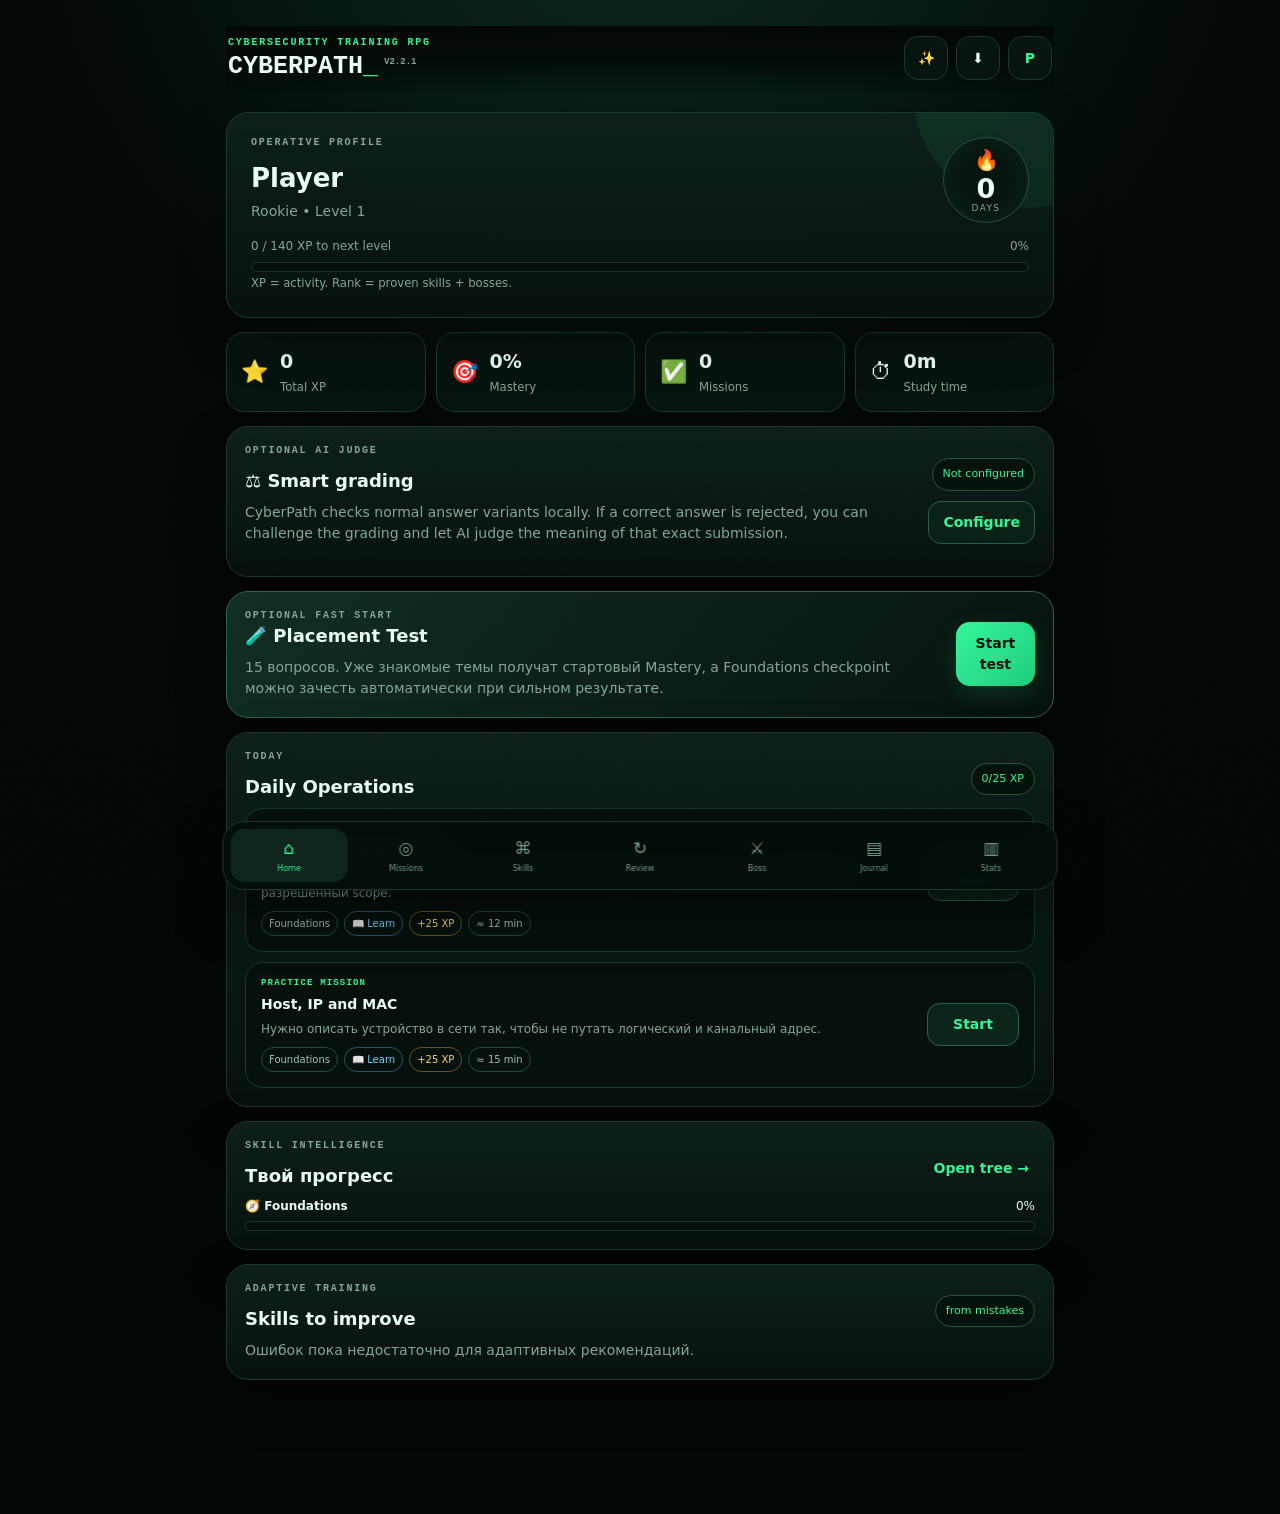
<file: index.html>
<!doctype html>
<html lang="ru">
<head>
  <meta charset="utf-8" />
  <meta name="viewport" content="width=device-width, initial-scale=1, viewport-fit=cover" />
  <meta name="theme-color" content="#06100c" />
  <meta name="description" content="CyberPath V2.2.1 — cybersecurity training RPG with smart grading appeals, limited hints, real labs, mastery, reviews, bosses and journal." />
  <link rel="manifest" href="manifest.webmanifest" />
  <link rel="icon" href="assets/icon-192.png" />
  <link rel="apple-touch-icon" href="assets/icon-192.png" />
  <link rel="stylesheet" href="styles.css?v=221" />
  <title>CyberPath V2.2.1</title>
</head>
<body>
  <div class="noise" aria-hidden="true"></div>
  <div class="app-shell">
    <header class="topbar">
      <div>
        <div class="eyebrow">CYBERSECURITY TRAINING RPG</div>
        <h1>CYBERPATH<span class="cursor">_</span><sup>V2.2.1</sup></h1>
      </div>
      <div class="top-actions">
        <button id="aiBtn" class="icon-btn ai-top-btn" type="button" title="Configure AI Judge & Coach">✨</button>
        <button id="installBtn" class="icon-btn" type="button" title="Установить">⬇</button>
        <button id="profileBtn" class="avatar-btn" type="button" title="Профиль">CP</button>
      </div>
    </header>

    <main>
      <section id="dashboard" class="view active">
        <article class="hero-card panel">
          <div>
            <p class="muted tiny">OPERATIVE PROFILE</p>
            <h2 id="playerName">Player</h2>
            <p id="rankLabel" class="rank">Rookie • Level 1</p>
          </div>
          <div class="streak-orb"><span>🔥</span><strong id="streakCount">0</strong><small>DAYS</small></div>
          <div class="xp-wrap">
            <div class="xp-row"><span id="xpLabel">0 / 140 XP</span><span id="xpPercent">0%</span></div>
            <div class="progress"><div id="xpBar" class="progress-fill"></div></div>
            <small class="muted">XP = activity. Rank = proven skills + bosses.</small>
          </div>
        </article>

        <div class="grid stats-grid">
          <article class="mini-card"><span>⭐</span><div><b id="totalXp">0</b><small>Total XP</small></div></article>
          <article class="mini-card"><span>🎯</span><div><b id="overallMastery">0%</b><small>Mastery</small></div></article>
          <article class="mini-card"><span>✅</span><div><b id="questCount">0</b><small>Missions</small></div></article>
          <article class="mini-card"><span>⏱</span><div><b id="studyTime">0m</b><small>Study time</small></div></article>
        </div>

        <section class="panel ai-dashboard-card"><div><p class="muted tiny">OPTIONAL AI JUDGE</p><h3>⚖️ Smart grading</h3><p class="muted">CyberPath checks normal answer variants locally. If a correct answer is rejected, you can challenge the grading and let AI judge the meaning of that exact submission.</p></div><div class="ai-status-line"><span id="aiStatusText" class="chip">Not configured</span><button class="secondary-btn" type="button" onclick="document.getElementById('aiBtn').click()">Configure</button></div></section>

        <section id="placementBanner" class="panel placement-card">
          <div><p class="muted tiny">OPTIONAL FAST START</p><h3>🧪 Placement Test</h3><p class="muted">15 вопросов. Уже знакомые темы получат стартовый Mastery, а Foundations checkpoint можно зачесть автоматически при сильном результате.</p></div>
          <button id="placementBtn" class="primary-btn" type="button">Start test</button>
        </section>

        <section class="panel">
          <div class="section-head">
            <div><p class="muted tiny">TODAY</p><h3>Daily Operations</h3></div>
            <div class="goal-chip"><span id="dailyXp">0</span>/<span id="dailyGoal">25</span> XP</div>
          </div>
          <div id="dailyPlan" class="quest-list"></div>
          <div id="dailyCompleteBanner" class="success-banner hidden">🔥 Daily minimum выполнен — streak защищён.</div>
        </section>

        <section class="panel">
          <div class="section-head"><div><p class="muted tiny">SKILL INTELLIGENCE</p><h3>Твой прогресс</h3></div><button class="text-btn nav-jump" data-target="skills">Open tree →</button></div>
          <div id="homeMastery" class="mastery-list"></div>
        </section>

        <section class="panel weak-panel">
          <div class="section-head"><div><p class="muted tiny">ADAPTIVE TRAINING</p><h3>Skills to improve</h3></div><span class="chip">from mistakes</span></div>
          <div id="weakSkills"></div>
        </section>
      </section>

      <section id="missions" class="view">
        <div class="section-title-row"><div><p class="muted tiny">MISSION LOG</p><h2>Training Missions</h2></div><span id="missionCountChip" class="chip">0 / 0</span></div>
        <section class="panel filter-panel"><div class="filter-row" id="moduleFilters"></div><div class="filter-row second" id="typeFilters"></div></section>
        <div id="missionList" class="quest-list"></div>
      </section>

      <section id="skills" class="view">
        <div class="section-title-row"><div><p class="muted tiny">SKILL TREE</p><h2>Roadmap & Mastery</h2></div><span class="chip">Boss-gated</span></div>
        <div id="roadmap" class="roadmap"></div>
      </section>

      <section id="review" class="view">
        <div class="section-title-row"><div><p class="muted tiny">SPACED REPETITION</p><h2>Review Mode</h2></div><span id="reviewDueChip" class="chip">0 due</span></div>
        <section class="panel">
          <div id="reviewArea"></div>
        </section>
        <section class="panel">
          <div class="section-head"><div><p class="muted tiny">WHY THIS EXISTS</p><h3>Не просто пройти — запомнить</h3></div></div>
          <p class="muted">Правильный ответ переносит карточку дальше: 1 → 3 → 7 → 14 → 30 дней. Ошибка возвращает её на ближайшее повторение и повышает приоритет слабого навыка.</p>
        </section>
      </section>

      <section id="bosses" class="view">
        <div class="section-title-row"><div><p class="muted tiny">CHECKPOINTS</p><h2>Boss Exams</h2></div><span id="bossCountChip" class="chip">0 defeated</span></div>
        <div id="bossList" class="boss-list"></div>
      </section>

      <section id="journal" class="view">
        <div class="section-title-row"><div><p class="muted tiny">FIELD NOTES</p><h2>Journal & Glossary</h2></div></div>
        <div class="tabs"><button class="tab-btn active" data-jtab="notes">Journal</button><button class="tab-btn" data-jtab="glossary">Glossary</button></div>
        <section id="journalNotes" class="panel journal-tab active">
          <label class="field-label">Новая заметка<textarea id="freeNote" rows="5" placeholder="Команда, идея, ошибка, вывод... Не сохраняй реальные пароли/токены."></textarea></label>
          <button id="addNoteBtn" class="primary-btn" type="button">Add note</button>
          <div id="freeNotesList" class="notes-list"></div>
        </section>
        <section id="journalGlossary" class="panel journal-tab">
          <input id="glossarySearch" class="search-input" placeholder="Search: ARP, session, SQLi..." />
          <div id="glossaryList" class="glossary-list"></div>
        </section>
      </section>

      <section id="stats" class="view">
        <div class="section-title-row"><div><p class="muted tiny">PLAYER ANALYTICS</p><h2>Statistics</h2></div></div>
        <div class="grid stats-grid">
          <article class="mini-card"><span>🔥</span><div><b id="statCurrentStreak">0</b><small>Current</small></div></article>
          <article class="mini-card"><span>♾️</span><div><b id="statLongestStreak">0</b><small>Longest</small></div></article>
          <article class="mini-card"><span>🧠</span><div><b id="statReview">0</b><small>Review correct</small></div></article>
          <article class="mini-card"><span>👾</span><div><b id="statBosses">0</b><small>Bosses</small></div></article>
        </div>
        <section class="panel"><div class="section-head"><div><p class="muted tiny">LAST 35 DAYS</p><h3>Activity</h3></div></div><div id="heatmap" class="heatmap"></div></section>
        <section class="panel"><div class="section-head"><div><p class="muted tiny">LEARNING HISTORY</p><h3>Recent operations</h3></div></div><div id="historyList" class="history-list"></div></section>
        <section class="panel"><div class="section-head"><div><p class="muted tiny">MODULE MASTERY</p><h3>Knowledge map</h3></div></div><div id="moduleStats" class="mastery-list"></div></section>
        <section class="panel"><div class="section-head"><div><p class="muted tiny">TROPHIES</p><h3>Achievements</h3></div><span id="achievementChip" class="chip">0 unlocked</span></div><div id="achievementGrid" class="achievement-grid"></div></section>
        <section class="panel"><div class="section-head"><div><p class="muted tiny">BACKUP</p><h3>Progress portability</h3></div></div><p class="muted">V2 по-прежнему хранит прогресс на этом устройстве. Export создаёт JSON backup; Import восстанавливает его.</p><div class="button-row"><button id="exportBtn" class="secondary-btn">Export JSON</button><label class="secondary-btn file-btn">Import JSON<input id="importInput" type="file" accept="application/json" hidden /></label></div></section>
        <section class="panel danger-zone"><div><h3>Reset V2 progress</h3><p class="muted">Удаляет только локальный V2 progress.</p></div><button id="resetBtn" class="danger-btn">Reset</button></section>
      </section>
    </main>

    <nav class="bottom-nav" aria-label="Навигация">
      <button class="nav-btn active" data-target="dashboard"><span>⌂</span><small>Home</small></button>
      <button class="nav-btn" data-target="missions"><span>◎</span><small>Missions</small></button>
      <button class="nav-btn" data-target="skills"><span>⌘</span><small>Skills</small></button>
      <button class="nav-btn" data-target="review"><span>↻</span><small>Review</small></button>
      <button class="nav-btn" data-target="bosses"><span>⚔</span><small>Boss</small></button>
      <button class="nav-btn" data-target="journal"><span>▤</span><small>Journal</small></button>
      <button class="nav-btn" data-target="stats"><span>▥</span><small>Stats</small></button>
    </nav>
  </div>

  <dialog id="profileDialog" class="modal"><form method="dialog" id="profileForm"><button class="modal-close" value="cancel">×</button><p class="muted tiny">PLAYER PROFILE</p><h3>Operative name</h3><label class="field-label">Имя<input id="nameInput" maxlength="24" autocomplete="nickname" placeholder="Nazerke" /></label><button class="primary-btn full" type="submit">Save</button></form></dialog>
  <dialog id="missionDialog" class="modal mission-modal"><form method="dialog"><button class="modal-close" value="cancel">×</button><div id="missionDialogContent"></div></form></dialog>
  <dialog id="bossDialog" class="modal boss-modal"><form method="dialog"><button class="modal-close" value="cancel">×</button><div id="bossDialogContent"></div></form></dialog>
  <dialog id="placementDialog" class="modal boss-modal"><form method="dialog"><button class="modal-close" value="cancel">×</button><div id="placementContent"></div></form></dialog>

  <dialog id="aiDialog" class="modal ai-modal"><form method="dialog"><button class="modal-close" value="cancel">×</button><p class="muted tiny">CYBERPATH AI • OPENROUTER</p><h2>⚖️ AI Judge & Coach</h2><div class="security-note"><b>API key safety</b><br>Никогда не вставляй ключ в GitHub/code и не отправляй его в заметки. Здесь он вводится только в браузере. Без галочки “Remember” ключ живёт только до закрытия вкладки/браузерной сессии. Когда ты используешь AI, текст вопроса/твоего ответа отправляется в OpenRouter и выбранному model provider; Mission Notes и сам API key в prompt не отправляются.</div><label class="field-label">OpenRouter API key<input id="aiKeyInput" type="password" autocomplete="off" placeholder="sk-or-v1-…" /></label><label class="check-row"><input id="aiFreeOnly" type="checkbox" checked /><span><b>Free-only mode</b> — всегда использовать <code>openrouter/free</code>, чтобы случайно не выбрать платную модель</span></label><label class="field-label">Model<input id="aiModelInput" value="openrouter/free" autocomplete="off" disabled /></label><label class="check-row"><input id="aiRemember" type="checkbox" /><span>Remember key on this device (localStorage)</span></label><label class="check-row"><input id="aiGrading" type="checkbox" checked /><span>Use AI semantic grading for long open answers when available</span></label><div class="button-row"><button id="saveAiBtn" class="primary-btn" type="button">Save settings</button><button id="testAiBtn" class="secondary-btn" type="button">Test AI</button></div><p class="muted small">Default <b>openrouter/free</b> uses OpenRouter's free-model router. Availability, model choice and rate limits are controlled by OpenRouter and can change. Turn Free-only off only if you intentionally want another model.</p><hr class="modal-rule"><h3>Ask Cyber Coach</h3><textarea id="aiCoachQuestion" rows="5" placeholder="Например: объясни разницу между TCP и UDP. Для спорной проверки ответа используй кнопку Challenge grading внутри миссии."></textarea><button id="askAiBtn" class="secondary-btn full" type="button">Ask AI Coach</button><div id="aiCoachOutput" class="ai-output"></div></form></dialog>

  <div id="toast" class="toast" role="status" aria-live="polite"></div>
  <script src="data.js?v=221" defer></script>
  <script src="validator.js?v=221" defer></script>
  <script src="app.js?v=221" defer></script>
</body>
</html>
</file>
<file: styles.css>
:root{--bg:#030806;--panel:#07130f;--panel2:#0c1d16;--text:#e9fff4;--muted:#83a797;--green:#35f59a;--green2:#1bbf72;--line:#173b2d;--yellow:#ffd166;--red:#ff6b81;--cyan:#67d8ff;--purple:#d3a6ff;--radius:22px;--shadow:0 20px 50px rgba(0,0,0,.32)}
*{box-sizing:border-box}html{background:var(--bg);color-scheme:dark}body{margin:0;min-height:100vh;background:radial-gradient(circle at 50% -10%,#0c2b1f 0,transparent 35%),linear-gradient(#030806,#020604);color:var(--text);font:14px/1.5 Inter,ui-sans-serif,system-ui,-apple-system,BlinkMacSystemFont,"Segoe UI",sans-serif}.noise{position:fixed;inset:0;pointer-events:none;opacity:.18;background-image:url("data:image/svg+xml,%3Csvg viewBox='0 0 180 180' xmlns='http://www.w3.org/2000/svg'%3E%3Cfilter id='n'%3E%3CfeTurbulence type='fractalNoise' baseFrequency='.85' numOctaves='2' stitchTiles='stitch'/%3E%3C/filter%3E%3Crect width='100%25' height='100%25' filter='url(%23n)' opacity='.06'/%3E%3C/svg%3E")}.app-shell{width:min(860px,100%);margin:auto;padding:18px 16px 120px}.topbar{display:flex;justify-content:space-between;align-items:center;margin-bottom:18px;position:sticky;top:0;z-index:20;padding:10px 2px 14px;background:linear-gradient(to bottom,rgba(3,8,6,.97),rgba(3,8,6,.78),transparent);backdrop-filter:blur(10px)}.eyebrow,.tiny{font:700 10px/1.2 ui-monospace,SFMono-Regular,Menlo,monospace;letter-spacing:.18em;color:var(--green)}h1{font:800 25px/1 ui-monospace,SFMono-Regular,Menlo,monospace;margin:5px 0 0}h1 sup{font-size:9px;color:var(--muted);margin-left:6px}.cursor{animation:blink 1s step-end infinite;color:var(--green)}@keyframes blink{50%{opacity:0}}.top-actions{display:flex;gap:8px}.icon-btn,.avatar-btn{border:1px solid var(--line);background:#08140f;color:var(--text);border-radius:14px;height:44px;min-width:44px;cursor:pointer}.avatar-btn{font-weight:800;color:var(--green)}button,input,textarea{font:inherit}.view{display:none;animation:fade .18s ease}.view.active{display:block}@keyframes fade{from{opacity:.45;transform:translateY(4px)}to{opacity:1;transform:none}}.panel{background:linear-gradient(180deg,rgba(14,33,26,.94),rgba(7,18,14,.96));border:1px solid var(--line);border-radius:var(--radius);box-shadow:var(--shadow);padding:18px;margin-bottom:14px}.hero-card{display:grid;grid-template-columns:1fr auto;gap:14px;align-items:start;overflow:hidden;position:relative}.hero-card:after{content:"";position:absolute;width:230px;height:230px;border-radius:50%;right:-90px;top:-135px;background:rgba(53,245,154,.07)}h2,h3,p{margin-top:0}h2{font-size:26px;margin-bottom:3px}h3{font-size:18px;margin-bottom:8px}.rank{color:var(--muted);margin:0;font-size:14px}.muted{color:var(--muted)}.streak-orb{width:86px;height:86px;border-radius:50%;border:1px solid #24533e;background:#07140f;display:grid;place-items:center;align-content:center;z-index:1;box-shadow:inset 0 0 28px rgba(53,245,154,.08)}.streak-orb span{font-size:20px}.streak-orb strong{font-size:27px;line-height:1}.streak-orb small{font-size:9px;color:var(--muted);letter-spacing:.15em}.xp-wrap{grid-column:1/-1}.xp-row{display:flex;justify-content:space-between;color:var(--muted);font-size:12px;margin-bottom:7px}.progress{height:10px;background:#04100b;border-radius:999px;overflow:hidden;border:1px solid #16382a}.progress-fill{height:100%;width:0;background:linear-gradient(90deg,var(--green2),var(--green));border-radius:inherit;box-shadow:0 0 16px rgba(53,245,154,.32);transition:width .35s ease}.grid{display:grid;gap:10px}.stats-grid{grid-template-columns:repeat(2,1fr);margin-bottom:14px}.mini-card{display:flex;gap:12px;align-items:center;padding:14px;border:1px solid var(--line);background:#07130f;border-radius:18px}.mini-card>span{font-size:22px}.mini-card b{display:block;font-size:19px}.mini-card small{color:var(--muted)}.section-head,.section-title-row{display:flex;align-items:center;justify-content:space-between;gap:12px}.section-title-row{margin:8px 2px 14px}.section-title-row h2{margin:2px 0 0}.goal-chip,.chip{border:1px solid #24533e;border-radius:999px;padding:7px 10px;background:#06130d;font-size:11px;color:var(--green);white-space:nowrap}.placement-card{display:flex;justify-content:space-between;align-items:center;gap:18px;border-color:#2a6550;background:linear-gradient(135deg,rgba(18,49,36,.95),rgba(7,18,14,.95))}.placement-card p{margin-bottom:0}.primary-btn,.secondary-btn,.danger-btn,.text-btn{cursor:pointer}.primary-btn{border:0;background:linear-gradient(135deg,var(--green),#1fce7d);color:#031009;padding:11px 15px;border-radius:14px;font-weight:850;box-shadow:0 8px 24px rgba(53,245,154,.14)}.primary-btn.full{width:100%;margin-top:14px}.secondary-btn{border:1px solid #2a6048;background:#0a2117;color:var(--green);padding:10px 14px;border-radius:13px;font-weight:700}.text-btn{background:transparent;border:0;color:var(--green);font-weight:700}.danger-btn{border:1px solid #6d2432;background:#251016;color:#ff8b9d;border-radius:13px;padding:10px 14px}.button-row{display:flex;gap:8px;flex-wrap:wrap}.file-btn{display:inline-flex;align-items:center}.quest-list{display:grid;gap:10px}.mission-card{border:1px solid #173b2d;background:#06110d;border-radius:18px;padding:15px;display:grid;grid-template-columns:1fr auto;gap:12px;align-items:center}.mission-card.done{opacity:.72}.mission-card.locked{opacity:.5;filter:saturate(.45)}.mission-title{font-weight:780;margin-bottom:5px}.mission-desc{margin:0 0 9px;font-size:12px}.quest-meta{display:flex;gap:6px;flex-wrap:wrap}.tag{font-size:10px;border:1px solid #234b39;color:#9ec5b5;border-radius:999px;padding:4px 7px}.xp-tag{color:var(--yellow);border-color:#66521b}.type-tag{color:var(--cyan);border-color:#24566a}.safe-tag{color:#b5ffd7;border-color:#2e6a4d}.mission-action{border:1px solid #2b624a;background:#0b251a;color:var(--green);border-radius:13px;min-width:92px;padding:10px 12px;cursor:pointer;font-weight:750}.mission-action:disabled{cursor:default;color:#81a393;background:#07120e}.success-banner{padding:12px;margin-top:10px;border:1px solid #287f57;border-radius:14px;background:rgba(53,245,154,.08);color:#a9ffd5}.hidden{display:none!important}.filter-panel{padding:11px}.filter-row{display:flex;gap:8px;overflow:auto;scrollbar-width:none}.filter-row.second{margin-top:8px}.filter-btn{flex:none;border:1px solid #173b2d;background:#06110d;color:var(--muted);border-radius:999px;padding:8px 11px;cursor:pointer}.filter-btn.active{color:var(--green);border-color:#2d7655;background:#0a2117}.mastery-list{display:grid;gap:12px}.mastery-row{display:grid;gap:6px}.mastery-head{display:flex;justify-content:space-between;font-size:12px}.mastery-head b{font-weight:750}.mastery-sub{color:var(--muted);font-size:10px}.weak-tags{display:flex;gap:8px;flex-wrap:wrap}.weak-chip{border:1px solid #6b4e28;background:#20190d;color:#ffd58a;border-radius:999px;padding:7px 10px;font-size:11px}.roadmap{display:grid;gap:14px}.module-card{border:1px solid #1c4635;background:#07140f;border-radius:22px;padding:17px;position:relative}.module-card.locked{opacity:.5;filter:saturate(.4)}.module-card.current{border-color:#2f8a60;box-shadow:0 0 0 1px rgba(53,245,154,.08),var(--shadow)}.module-top{display:grid;grid-template-columns:auto 1fr auto;gap:12px;align-items:center}.module-icon{width:50px;height:50px;border-radius:16px;background:#0d281b;display:grid;place-items:center;font-size:24px}.module-status{text-align:right;font-size:11px;color:var(--green)}.subskill-grid{display:grid;grid-template-columns:repeat(2,1fr);gap:8px;margin-top:14px}.subskill{border:1px solid #17372a;border-radius:12px;padding:9px;background:#06110d}.subskill div:first-child{display:flex;justify-content:space-between;font-size:10px;margin-bottom:6px}.subskill .progress{height:7px}.unlock-note{margin:12px 0 0;font-size:11px;color:var(--muted)}.boss-list{display:grid;gap:12px}.boss-card{border:1px solid #34243a;background:linear-gradient(150deg,#110b15,#07110e);border-radius:20px;padding:17px}.boss-card.ready{border-color:#2b654a}.boss-card.locked{opacity:.52}.boss-card.defeated{border-color:#337a58;background:linear-gradient(150deg,#0b2117,#07110e)}.boss-top{display:flex;justify-content:space-between;gap:10px}.boss-icon{font-size:27px}.boss-actions{display:flex;justify-content:flex-end;margin-top:13px}.boss-btn{border:1px solid #4c3551;background:#1a1020;color:#f4c9ff;padding:9px 13px;border-radius:13px;cursor:pointer}.boss-card.ready .boss-btn,.boss-card.defeated .boss-btn{border-color:#276346;background:#0c261a;color:var(--green)}.tabs{display:flex;gap:7px;margin-bottom:10px}.tab-btn{border:1px solid var(--line);background:#07130f;color:var(--muted);padding:9px 13px;border-radius:12px;cursor:pointer}.tab-btn.active{background:#0c261a;color:var(--green);border-color:#2c654a}.journal-tab{display:none}.journal-tab.active{display:block}.field-label{display:grid;gap:7px;color:var(--muted);font-size:12px}.field-label input,.field-label textarea,.search-input,.answer-input,.boss-report{width:100%;border:1px solid #28503e;border-radius:13px;background:#030b08;color:var(--text);padding:12px;outline:none;resize:vertical}.field-label input:focus,.field-label textarea:focus,.search-input:focus,.answer-input:focus,.boss-report:focus{border-color:var(--green)}.notes-list{display:grid;gap:10px;margin-top:15px}.note-card{border:1px solid var(--line);border-radius:14px;padding:12px;background:#06110d}.note-meta{display:flex;justify-content:space-between;color:var(--muted);font-size:10px;margin-bottom:6px}.note-delete{border:0;background:transparent;color:var(--red);cursor:pointer}.glossary-list{display:grid;gap:8px;margin-top:12px}.glossary-item{border:1px solid var(--line);border-radius:14px;padding:12px;background:#06110d}.glossary-item b{color:var(--green)}.review-empty{text-align:center;padding:26px 8px}.review-question h3{line-height:1.35}.option{display:flex;gap:9px;align-items:flex-start;border:1px solid #1d4032;border-radius:12px;padding:10px;margin:7px 0;cursor:pointer}.option:has(input:checked){border-color:#37bd7c;background:#0d271b}.option input{width:auto;margin-top:3px}.review-result,.check-result{padding:12px;border-radius:13px;margin-top:10px}.review-result.good,.check-result.good{border:1px solid #287f57;background:rgba(53,245,154,.08);color:#b9ffdd}.review-result.bad,.check-result.bad{border:1px solid #7f4f28;background:rgba(255,189,89,.07);color:#ffd59b}.achievement-grid{display:grid;grid-template-columns:repeat(2,1fr);gap:10px}.achievement{min-height:130px;border:1px solid #173b2d;background:#07130f;border-radius:18px;padding:14px;display:flex;flex-direction:column;justify-content:space-between}.achievement.locked{opacity:.35;filter:grayscale(.7)}.achievement .badge{font-size:27px}.achievement b{display:block;margin:7px 0 3px}.achievement small{color:var(--muted)}.heatmap{display:grid;grid-template-columns:repeat(7,1fr);gap:6px}.heat-cell{aspect-ratio:1;border-radius:5px;border:1px solid #112a20;background:#0a1812}.l1{background:#113524}.l2{background:#176140}.l3{background:#1d9a60}.l4{background:#35f59a}.danger-zone{display:flex;justify-content:space-between;align-items:center;gap:12px}.danger-zone p{margin:0;font-size:12px}.bottom-nav{position:fixed;left:50%;bottom:max(10px,env(safe-area-inset-bottom));transform:translateX(-50%);z-index:30;width:min(835px,calc(100% - 18px));display:grid;grid-template-columns:repeat(7,1fr);background:rgba(5,14,10,.94);backdrop-filter:blur(18px);border:1px solid #18392c;border-radius:22px;padding:7px;box-shadow:0 22px 50px rgba(0,0,0,.5)}.nav-btn{background:transparent;border:0;border-radius:14px;padding:7px 2px;color:#78998b;cursor:pointer;display:grid;gap:2px;place-items:center}.nav-btn span{font-size:17px}.nav-btn small{font-size:8px}.nav-btn.active{background:#0e261b;color:var(--green)}.modal{border:1px solid #23503d;border-radius:22px;background:#07130f;color:var(--text);padding:0;width:min(650px,calc(100% - 24px));box-shadow:0 25px 80px rgba(0,0,0,.75);max-height:90vh;overflow:auto}.modal::backdrop{background:rgba(0,0,0,.78);backdrop-filter:blur(5px)}.modal form{padding:22px;position:relative}.modal-close{position:sticky;float:right;right:0;top:0;width:34px;height:34px;border-radius:50%;border:1px solid #264c3b;background:#0c1d16;color:var(--muted);cursor:pointer;font-size:20px;z-index:3}.mission-brief{border:1px solid #28543f;border-left:4px solid var(--green);background:#081912;border-radius:14px;padding:13px;margin:12px 0}.mission-brief p{margin:0}.learning-box{border:1px solid #17372a;border-radius:14px;padding:13px;background:#06110d;margin:12px 0}.learning-box ul{margin:0;padding-left:20px}.learning-box li{margin:6px 0;color:#b7d5c8}.mission-check{margin-top:15px}.mission-check h4{margin-bottom:8px}.resource-link{display:inline-flex;margin-top:10px;color:var(--cyan);text-decoration:none;border-bottom:1px dashed #2f738b}.timer-row{display:flex;align-items:center;justify-content:space-between;gap:10px;margin:10px 0}.focus-timer{font:800 17px ui-monospace,SFMono-Regular,Menlo,monospace;color:var(--yellow)}.mini-btn{border:1px solid #345747;background:#0a1913;color:var(--text);border-radius:10px;padding:7px 9px;cursor:pointer}.hint-box{border:1px solid #604d24;background:#211a0b;color:#ffe1a0;border-radius:13px;padding:11px;margin:8px 0}.boss-question{padding:13px 0;border-bottom:1px solid #173227}.boss-question p{font-weight:680}.boss-result{padding:14px;border-radius:14px;margin:12px 0;background:#0d2419;border:1px solid #2b6e4d}.placement-score{font-size:32px;font-weight:850;color:var(--green)}.toast{position:fixed;left:50%;bottom:100px;transform:translate(-50%,20px);background:#e7fff3;color:#04110b;border-radius:13px;padding:11px 15px;font-weight:800;opacity:0;pointer-events:none;transition:.2s;z-index:80;box-shadow:0 10px 35px rgba(0,0,0,.35)}.toast.show{opacity:1;transform:translate(-50%,0)}
@media(min-width:680px){.stats-grid{grid-template-columns:repeat(4,1fr)}.achievement-grid{grid-template-columns:repeat(3,1fr)}.hero-card{padding:24px}.app-shell{padding-top:26px}.subskill-grid{grid-template-columns:repeat(3,1fr)}}
@media(max-width:520px){.app-shell{padding-left:11px;padding-right:11px}.bottom-nav{padding:5px}.nav-btn small{font-size:7px}.nav-btn span{font-size:16px}.placement-card{align-items:flex-start;flex-direction:column}.placement-card .primary-btn{width:100%}.mission-card{grid-template-columns:1fr}.mission-action{width:100%}.achievement-grid{grid-template-columns:1fr 1fr}.subskill-grid{grid-template-columns:1fr 1fr}.module-top{grid-template-columns:auto 1fr}.module-status{grid-column:1/-1;text-align:left}.section-head{align-items:flex-start}.button-row>*{flex:1}.hero-card{padding:16px}}

.history-list{display:grid;gap:8px}.history-list details{border:1px solid var(--line);background:#06110d;border-radius:14px;padding:10px 12px}.history-list summary{cursor:pointer;display:flex;justify-content:space-between;gap:10px;list-style:none}.history-list summary::-webkit-details-marker{display:none}.history-list summary b{font-size:12px}.history-list summary span{color:var(--green);font-size:11px}.history-items{display:grid;gap:6px;margin-top:9px;padding-top:9px;border-top:1px solid #153326}.history-item{display:flex;justify-content:space-between;gap:10px;color:var(--muted);font-size:11px}.daily-role{font:700 9px ui-monospace,SFMono-Regular,Menlo,monospace;letter-spacing:.13em;color:var(--green);margin-bottom:6px}


/* V2.2 AI Coach + progressive hints */
.ai-top-btn.ai-ready,.ai-tag{box-shadow:0 0 0 1px rgba(55,255,168,.32) inset,0 0 18px rgba(55,255,168,.12)}
.ai-dashboard-card{display:flex;align-items:center;justify-content:space-between;gap:18px}
.ai-status-line{display:flex;align-items:center;gap:10px;flex-wrap:wrap;justify-content:flex-end}
.guidance-shell{border:1px solid var(--line);border-radius:18px;padding:16px;margin:14px 0;background:rgba(6,22,16,.45)}
.guidance-head{display:flex;gap:12px;justify-content:space-between;align-items:flex-start}
.learning-label{font-size:11px;letter-spacing:.14em;color:var(--green);font-weight:800;margin-bottom:8px}
.hints-area{display:grid;gap:8px;margin-top:10px}.hint-actions{margin-top:10px}.ai-hint{border-color:rgba(174,121,255,.35);background:rgba(94,48,150,.10)}
.resource-panel{display:grid;gap:8px;border-left:2px solid rgba(55,255,168,.45);padding:12px 14px;margin:14px 0;background:rgba(7,30,21,.35);border-radius:0 14px 14px 0}.resource-panel .resource-link{display:block;margin:0;width:fit-content}
.security-note{border:1px solid rgba(255,201,71,.3);background:rgba(255,201,71,.06);padding:12px 14px;border-radius:14px;margin:12px 0;color:var(--text)}
.check-row{display:flex;align-items:flex-start;gap:10px;margin:12px 0;color:var(--muted)}.check-row input{margin-top:3px;accent-color:var(--green)}
.ai-output{margin-top:12px}.ai-answer{border:1px solid var(--line);background:rgba(5,18,13,.6);padding:14px;border-radius:14px;line-height:1.55}.ai-loading{color:var(--green);padding:10px 0}.modal-rule{border:0;border-top:1px solid var(--line);margin:20px 0}
.ai-modal form{max-width:760px}.ai-modal input[type=password],.ai-modal input[type=text],.ai-modal textarea{width:100%}
@media(max-width:700px){.ai-dashboard-card{align-items:flex-start;flex-direction:column}.ai-status-line{justify-content:flex-start}.guidance-head{flex-direction:column}.top-actions{gap:6px}.icon-btn,.avatar-btn{min-width:44px}}

/* V2.2.1 Smart Learning Engine */
.appeal-box{margin-top:10px;border:1px solid #35506d;background:rgba(58,94,145,.10);border-radius:14px;padding:12px;display:flex;align-items:center;justify-content:space-between;gap:12px}
.appeal-btn{flex:none}.appeal-note{margin-top:10px;padding:10px;border:1px dashed #3f5368;border-radius:12px;color:#bdd4ea;background:rgba(58,94,145,.07)}
.appeal-result{margin-top:10px;border-radius:14px;padding:12px}.appeal-result.accepted{border:1px solid #287f57;background:rgba(53,245,154,.08);color:#b9ffdd}.appeal-result.almost{border:1px solid #8d6e26;background:rgba(255,189,89,.08);color:#ffe2a7}.appeal-result.rejected{border:1px solid #7f4f28;background:rgba(255,139,87,.08);color:#ffd0b5}.appeal-result small{display:block;margin-top:7px;color:var(--muted)}.appeal-clue{margin-top:8px;padding-top:8px;border-top:1px solid rgba(255,255,255,.08)}
.answer-reveal{border:1px solid #765c24;background:rgba(255,189,89,.07);border-radius:14px;padding:13px;margin-top:10px}.revealed-answer{font:800 18px/1.45 ui-monospace,SFMono-Regular,Menlo,monospace;color:var(--yellow);margin:8px 0 6px;word-break:break-word}.learning-box.compact{margin:10px 0}.feedback-clue{margin-top:10px;border-left:3px solid #8c6b28;padding:9px 11px;background:rgba(255,189,89,.06);color:#f3d8a4;border-radius:8px}.secondary-btn:disabled,.text-btn:disabled{opacity:.45;cursor:not-allowed}
@media(max-width:620px){.appeal-box{align-items:stretch;flex-direction:column}.appeal-btn{width:100%}}
</file>
